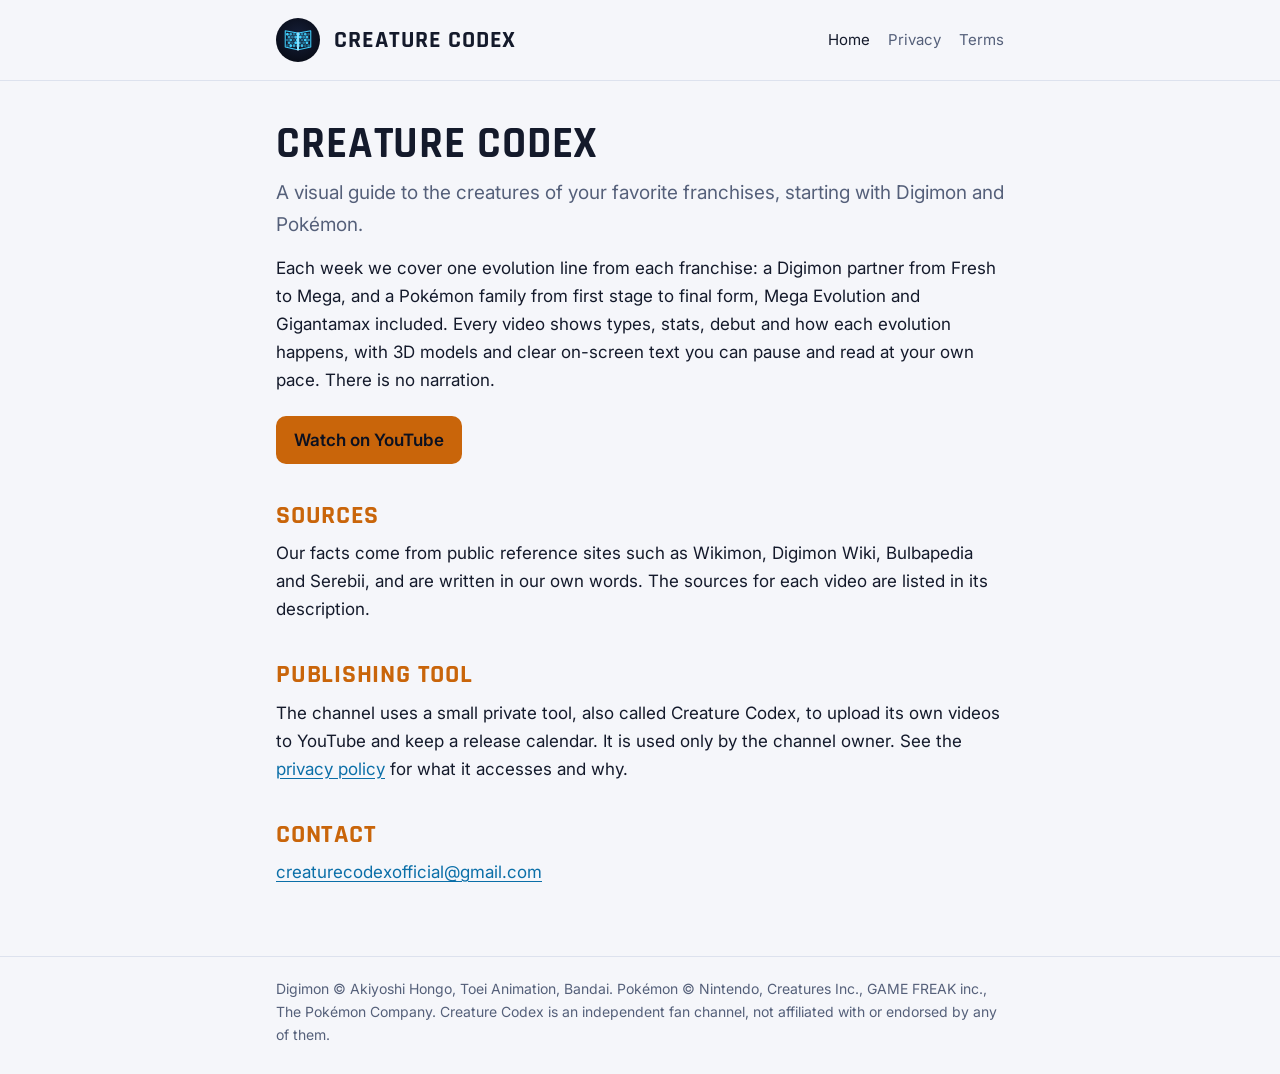
<file: index.html>
<!doctype html>
<html lang="en">
<head>
<meta charset="utf-8">
<meta name="viewport" content="width=device-width, initial-scale=1">
<title>Creature Codex</title>
<meta name="description" content="Creature Codex: Digimon and Pokémon evolution lines in 3D, with clear on-screen text and sources.">
<link rel="icon" href="logo.svg" type="image/svg+xml">
<link rel="preconnect" href="https://fonts.googleapis.com">
<link rel="preconnect" href="https://fonts.gstatic.com" crossorigin>
<link href="https://fonts.googleapis.com/css2?family=Inter:wght@400;600&family=Rajdhani:wght@700&display=swap" rel="stylesheet">
<link rel="stylesheet" href="style.css">
</head>
<body>
<header><div class="wrap">
  <img src="logo.svg" alt="">
  <a class="brand" href="./">Creature Codex</a>
  <nav><a href="./" aria-current="page">Home</a><a href="privacy.html">Privacy</a><a href="terms.html">Terms</a></nav>
</div></header>
<main><div class="wrap">
  <h1>Creature Codex</h1>
  <p class="lead">A visual guide to the creatures of your favorite franchises, starting with Digimon and Pokémon.</p>
  <p>Each week we cover one evolution line from each franchise: a Digimon partner from Fresh to Mega, and a Pokémon family from first stage to final form, Mega Evolution and Gigantamax included. Every video shows types, stats, debut and how each evolution happens, with 3D models and clear on-screen text you can pause and read at your own pace. There is no narration.</p>
  <a class="cta" href="https://www.youtube.com/@creaturecodexofficial">Watch on YouTube</a>

  <h2>Sources</h2>
  <p>Our facts come from public reference sites such as Wikimon, Digimon Wiki, Bulbapedia and Serebii, and are written in our own words. The sources for each video are listed in its description.</p>

  <h2>Publishing tool</h2>
  <p>The channel uses a small private tool, also called Creature Codex, to upload its own videos to YouTube and keep a release calendar. It is used only by the channel owner. See the <a href="privacy.html">privacy policy</a> for what it accesses and why.</p>

  <h2>Contact</h2>
  <p><a href="mailto:creaturecodexofficial@gmail.com">creaturecodexofficial@gmail.com</a></p>
</div></main>
<footer><div class="wrap">
  Digimon © Akiyoshi Hongo, Toei Animation, Bandai. Pokémon © Nintendo, Creatures Inc., GAME FREAK inc., The Pokémon Company.
  Creature Codex is an independent fan channel, not affiliated with or endorsed by any of them.
</div></footer>
</body>
</html>
</file>
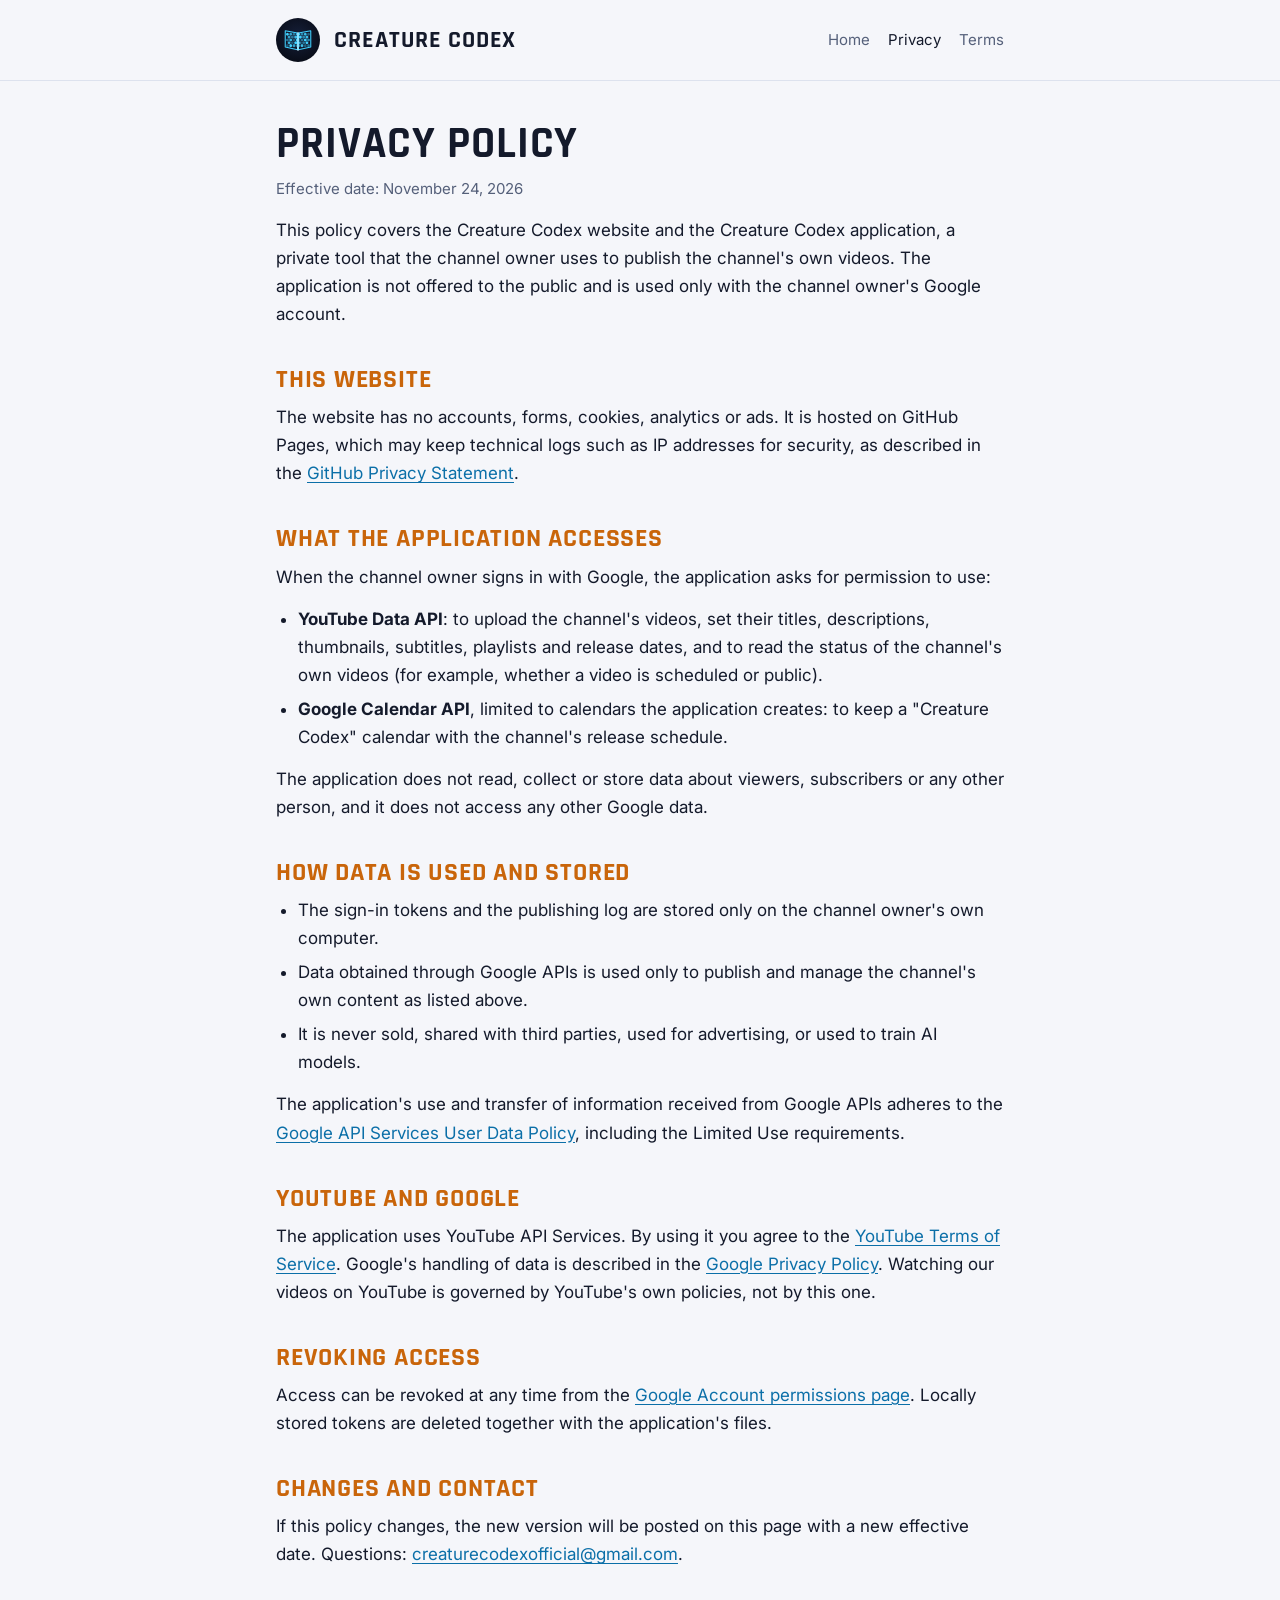
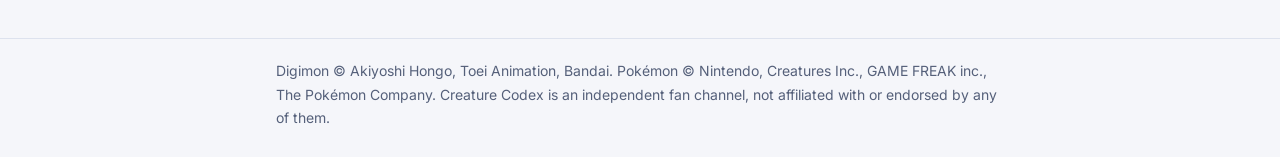
<file: privacy.html>
<!doctype html>
<html lang="en">
<head>
<meta charset="utf-8">
<meta name="viewport" content="width=device-width, initial-scale=1">
<title>Privacy Policy · Creature Codex</title>
<meta name="description" content="Privacy policy of Creature Codex and of its private publishing tool.">
<link rel="icon" href="logo.svg" type="image/svg+xml">
<link rel="preconnect" href="https://fonts.googleapis.com">
<link rel="preconnect" href="https://fonts.gstatic.com" crossorigin>
<link href="https://fonts.googleapis.com/css2?family=Inter:wght@400;600&family=Rajdhani:wght@700&display=swap" rel="stylesheet">
<link rel="stylesheet" href="style.css">
</head>
<body>
<header><div class="wrap">
  <img src="logo.svg" alt="">
  <a class="brand" href="./">Creature Codex</a>
  <nav><a href="./">Home</a><a href="privacy.html" aria-current="page">Privacy</a><a href="terms.html">Terms</a></nav>
</div></header>
<main><div class="wrap">
  <h1>Privacy Policy</h1>
  <p class="meta">Effective date: November 24, 2026</p>

  <p>This policy covers the Creature Codex website and the Creature Codex application, a private tool that the channel owner uses to publish the channel's own videos. The application is not offered to the public and is used only with the channel owner's Google account.</p>

  <h2>This website</h2>
  <p>The website has no accounts, forms, cookies, analytics or ads. It is hosted on GitHub Pages, which may keep technical logs such as IP addresses for security, as described in the <a href="https://docs.github.com/en/site-policy/privacy-policies/github-general-privacy-statement">GitHub Privacy Statement</a>.</p>

  <h2>What the application accesses</h2>
  <p>When the channel owner signs in with Google, the application asks for permission to use:</p>
  <ul>
    <li><b>YouTube Data API</b>: to upload the channel's videos, set their titles, descriptions, thumbnails, subtitles, playlists and release dates, and to read the status of the channel's own videos (for example, whether a video is scheduled or public).</li>
    <li><b>Google Calendar API</b>, limited to calendars the application creates: to keep a "Creature Codex" calendar with the channel's release schedule.</li>
  </ul>
  <p>The application does not read, collect or store data about viewers, subscribers or any other person, and it does not access any other Google data.</p>

  <h2>How data is used and stored</h2>
  <ul>
    <li>The sign-in tokens and the publishing log are stored only on the channel owner's own computer.</li>
    <li>Data obtained through Google APIs is used only to publish and manage the channel's own content as listed above.</li>
    <li>It is never sold, shared with third parties, used for advertising, or used to train AI models.</li>
  </ul>
  <p>The application's use and transfer of information received from Google APIs adheres to the <a href="https://developers.google.com/terms/api-services-user-data-policy">Google API Services User Data Policy</a>, including the Limited Use requirements.</p>

  <h2>YouTube and Google</h2>
  <p>The application uses YouTube API Services. By using it you agree to the <a href="https://www.youtube.com/t/terms">YouTube Terms of Service</a>. Google's handling of data is described in the <a href="https://policies.google.com/privacy">Google Privacy Policy</a>. Watching our videos on YouTube is governed by YouTube's own policies, not by this one.</p>

  <h2>Revoking access</h2>
  <p>Access can be revoked at any time from the <a href="https://myaccount.google.com/permissions">Google Account permissions page</a>. Locally stored tokens are deleted together with the application's files.</p>

  <h2>Changes and contact</h2>
  <p>If this policy changes, the new version will be posted on this page with a new effective date. Questions: <a href="mailto:creaturecodexofficial@gmail.com">creaturecodexofficial@gmail.com</a>.</p>
</div></main>
<footer><div class="wrap">
  Digimon © Akiyoshi Hongo, Toei Animation, Bandai. Pokémon © Nintendo, Creatures Inc., GAME FREAK inc., The Pokémon Company.
  Creature Codex is an independent fan channel, not affiliated with or endorsed by any of them.
</div></footer>
</body>
</html>
</file>
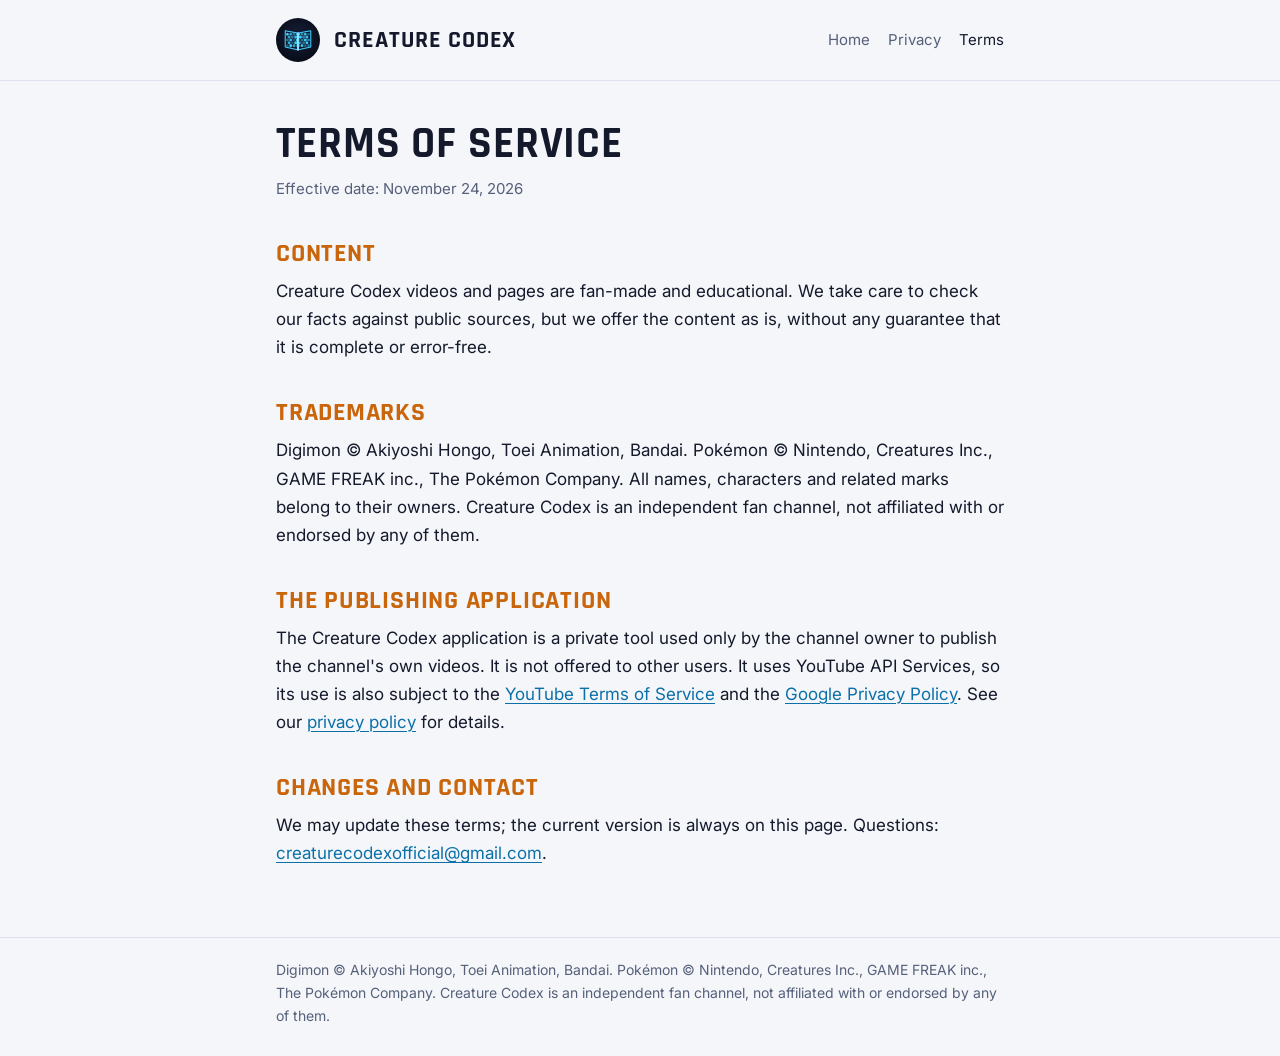
<file: terms.html>
<!doctype html>
<html lang="en">
<head>
<meta charset="utf-8">
<meta name="viewport" content="width=device-width, initial-scale=1">
<title>Terms of Service · Creature Codex</title>
<meta name="description" content="Terms of service of Creature Codex.">
<link rel="icon" href="logo.svg" type="image/svg+xml">
<link rel="preconnect" href="https://fonts.googleapis.com">
<link rel="preconnect" href="https://fonts.gstatic.com" crossorigin>
<link href="https://fonts.googleapis.com/css2?family=Inter:wght@400;600&family=Rajdhani:wght@700&display=swap" rel="stylesheet">
<link rel="stylesheet" href="style.css">
</head>
<body>
<header><div class="wrap">
  <img src="logo.svg" alt="">
  <a class="brand" href="./">Creature Codex</a>
  <nav><a href="./">Home</a><a href="privacy.html">Privacy</a><a href="terms.html" aria-current="page">Terms</a></nav>
</div></header>
<main><div class="wrap">
  <h1>Terms of Service</h1>
  <p class="meta">Effective date: November 24, 2026</p>

  <h2>Content</h2>
  <p>Creature Codex videos and pages are fan-made and educational. We take care to check our facts against public sources, but we offer the content as is, without any guarantee that it is complete or error-free.</p>

  <h2>Trademarks</h2>
  <p>Digimon © Akiyoshi Hongo, Toei Animation, Bandai. Pokémon © Nintendo, Creatures Inc., GAME FREAK inc., The Pokémon Company. All names, characters and related marks belong to their owners. Creature Codex is an independent fan channel, not affiliated with or endorsed by any of them.</p>

  <h2>The publishing application</h2>
  <p>The Creature Codex application is a private tool used only by the channel owner to publish the channel's own videos. It is not offered to other users. It uses YouTube API Services, so its use is also subject to the <a href="https://www.youtube.com/t/terms">YouTube Terms of Service</a> and the <a href="https://policies.google.com/privacy">Google Privacy Policy</a>. See our <a href="privacy.html">privacy policy</a> for details.</p>

  <h2>Changes and contact</h2>
  <p>We may update these terms; the current version is always on this page. Questions: <a href="mailto:creaturecodexofficial@gmail.com">creaturecodexofficial@gmail.com</a>.</p>
</div></main>
<footer><div class="wrap">
  Digimon © Akiyoshi Hongo, Toei Animation, Bandai. Pokémon © Nintendo, Creatures Inc., GAME FREAK inc., The Pokémon Company.
  Creature Codex is an independent fan channel, not affiliated with or endorsed by any of them.
</div></footer>
</body>
</html>
</file>
<file: style.css>
/* Creature Codex · sito pubblico (GitHub Pages): home, privacy, termini */
:root {
  --bg: #070a12;
  --panel: #101728;
  --line: #1f2a44;
  --text: #e9edf7;
  --muted: #9aa6c2;
  --accent: #f28c28;
  --link: #3fd0ff;
}
@media (prefers-color-scheme: light) {
  :root:not([data-theme="dark"]) {
    --bg: #f5f6fa;
    --panel: #ffffff;
    --line: #dde2ee;
    --text: #141a2b;
    --muted: #55607a;
    --accent: #c9650a;
    --link: #0b6fa8;
  }
}
* { box-sizing: border-box; }
html { -webkit-text-size-adjust: 100%; }
body {
  margin: 0;
  background: var(--bg);
  color: var(--text);
  font: 400 17px/1.65 Inter, system-ui, -apple-system, "Segoe UI", sans-serif;
}
a { color: var(--link); text-underline-offset: 3px; }
a:hover { text-decoration-thickness: 2px; }
.wrap { max-width: 760px; margin: 0 auto; padding: 0 16px; }
header { border-bottom: 1px solid var(--line); }
header .wrap { display: flex; align-items: center; gap: 14px; padding-top: 18px; padding-bottom: 18px; flex-wrap: wrap; }
header img { width: 44px; height: 44px; border-radius: 50%; }
header .brand { font: 700 24px/1 Rajdhani, "Segoe UI", sans-serif; letter-spacing: .04em; text-transform: uppercase; color: var(--text); text-decoration: none; }
header nav { margin-left: auto; display: flex; gap: 18px; font-size: 15px; }
header nav a { color: var(--muted); text-decoration: none; }
header nav a:hover, header nav a[aria-current] { color: var(--text); }
main { padding: 40px 0 56px; }
h1 { font: 700 44px/1.05 Rajdhani, "Segoe UI", sans-serif; text-transform: uppercase; letter-spacing: .02em; margin: 0 0 10px; }
h2 { font: 700 26px/1.2 Rajdhani, "Segoe UI", sans-serif; text-transform: uppercase; letter-spacing: .03em; margin: 36px 0 8px; color: var(--accent); }
p, ul { margin: 0 0 14px; }
ul { padding-left: 22px; }
li { margin-bottom: 6px; }
.lead { font-size: 19px; color: var(--muted); }
.meta { color: var(--muted); font-size: 15px; }
.card { background: var(--panel); border: 1px solid var(--line); border-radius: 14px; padding: 20px 22px; margin: 22px 0; }
.card p:last-child, .card ul:last-child { margin-bottom: 0; }
.cta { display: inline-block; margin-top: 8px; padding: 10px 18px; border-radius: 10px; background: var(--accent); color: #0b1020; font-weight: 600; text-decoration: none; }
.cta:hover { filter: brightness(1.08); }
footer { border-top: 1px solid var(--line); color: var(--muted); font-size: 14px; }
footer .wrap { padding-top: 20px; padding-bottom: 28px; }
@media (max-width: 520px) {
  h1 { font-size: 34px; }
  header nav { margin-left: 0; width: 100%; }
}
</file>
